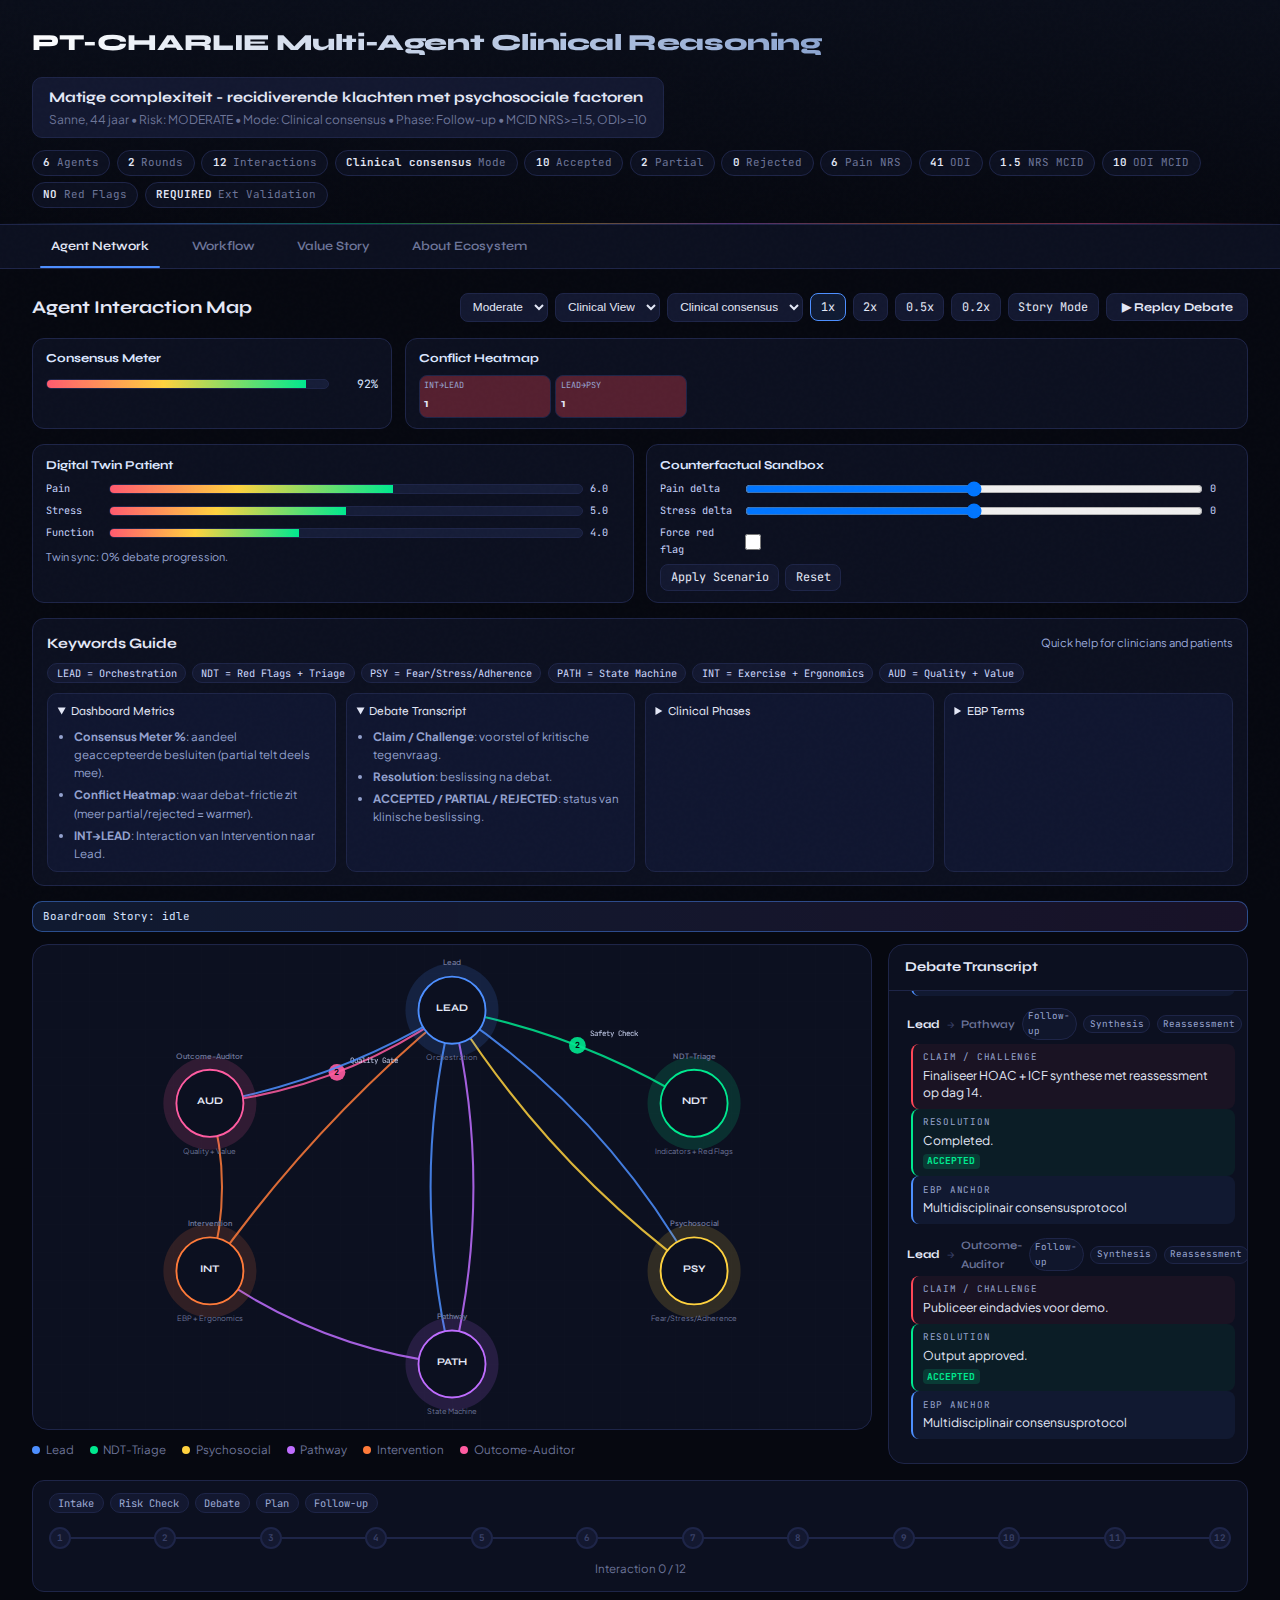
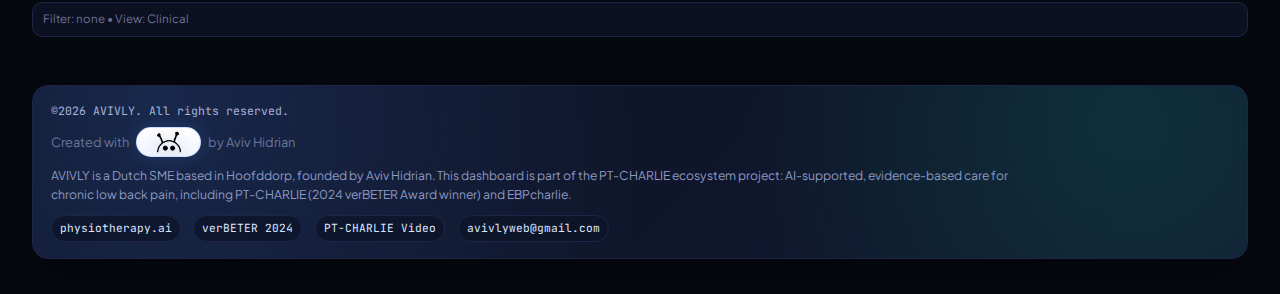
<file: index.html>
<!doctype html>
<html lang="en">
<head>
  <meta charset="UTF-8" />
  <meta name="viewport" content="width=device-width, initial-scale=1.0" />
  <title>PT-CHARLIE Multi-Agent Dashboard</title>
  <link href="https://fonts.googleapis.com/css2?family=Syne:wght@400;500;600;700;800&family=Plus+Jakarta+Sans:ital,wght@0,300;0,400;0,500;0,600;0,700;1,400&family=JetBrains+Mono:wght@400;500;600&display=swap" rel="stylesheet">
  <link rel="stylesheet" href="./styles.css" />
</head>
<body>
  <div class="header">
    <div class="header-top">
      <div>
        <h1>PT-CHARLIE Multi-Agent Clinical Reasoning</h1>
      </div>
      <div class="patient-badge">
        <div>
          <div class="name" id="caseTitle">Case: Moderate Risk</div>
          <div class="detail" id="caseDetail">CLBP demo trajectory</div>
        </div>
      </div>
    </div>
    <div class="stats-strip" id="statsStrip"></div>
  </div>

  <nav class="nav">
    <button class="nav-btn active" onclick="showPanel('network', event)">Agent Network</button>
    <button class="nav-btn" onclick="showPanel('workflow', event)">Workflow</button>
    <button class="nav-btn" onclick="showPanel('value', event)">Value Story</button>
    <a class="nav-btn nav-link" href="./about.html">About Ecosystem</a>
  </nav>

  <div class="content">
    <div id="network" class="panel active">
      <div class="network-header">
        <h2>Agent Interaction Map</h2>
        <div class="replay-controls">
          <select id="caseSelect" class="case-select">
            <option value="low">Low</option>
            <option value="moderate" selected>Moderate</option>
            <option value="high">High</option>
          </select>
          <select id="viewModeSelect" class="case-select">
            <option value="clinical" selected>Clinical View</option>
            <option value="patient">Patient View</option>
          </select>
          <select id="debateModeSelect" class="case-select">
            <option value="consensus" selected>Clinical consensus</option>
            <option value="devil">Devil's advocate</option>
            <option value="safety">Safety-first</option>
          </select>
          <button class="speed-btn active" data-speed="1" onclick="setSpeed(1)">1x</button>
          <button class="speed-btn" data-speed="2" onclick="setSpeed(2)">2x</button>
          <button class="speed-btn" data-speed="0.5" onclick="setSpeed(0.5)">0.5x</button>
          <button class="speed-btn" data-speed="0.2" onclick="setSpeed(0.2)">0.2x</button>
          <button class="speed-btn" id="storyBtn" onclick="startStoryMode()">Story Mode</button>
          <button class="replay-btn" id="replayBtn" onclick="replayDebate()">▶ Replay Debate</button>
        </div>
      </div>

      <div class="insights-strip">
        <div class="insight-card">
          <div class="insight-title">Consensus Meter</div>
          <div class="meter-wrap">
            <div class="meter-track">
              <div id="consensusFill" class="meter-fill"></div>
            </div>
            <div id="consensusValue" class="meter-value">0%</div>
          </div>
        </div>
        <div class="insight-card">
          <div class="insight-title">Conflict Heatmap</div>
          <div id="heatmapGrid" class="heatmap-grid"></div>
        </div>
      </div>

      <div class="future-strip">
        <div class="future-card" id="twinCard">
          <div class="insight-title">Digital Twin Patient</div>
          <div class="twin-grid">
            <div class="twin-meter"><span>Pain</span><div class="meter-track"><div id="twinPainFill" class="meter-fill"></div></div><em id="twinPainVal">0</em></div>
            <div class="twin-meter"><span>Stress</span><div class="meter-track"><div id="twinStressFill" class="meter-fill"></div></div><em id="twinStressVal">0</em></div>
            <div class="twin-meter"><span>Function</span><div class="meter-track"><div id="twinFuncFill" class="meter-fill"></div></div><em id="twinFuncVal">0</em></div>
          </div>
          <div class="twin-note" id="twinNote">Twin sync: waiting for case load.</div>
        </div>
        <div class="future-card">
          <div class="insight-title">Counterfactual Sandbox</div>
          <div class="sandbox-row">
            <label for="cfPain">Pain delta</label><input id="cfPain" type="range" min="-3" max="3" value="0"><span id="cfPainVal">0</span>
          </div>
          <div class="sandbox-row">
            <label for="cfStress">Stress delta</label><input id="cfStress" type="range" min="-3" max="3" value="0"><span id="cfStressVal">0</span>
          </div>
          <div class="sandbox-row">
            <label for="cfRedFlag">Force red flag</label><input id="cfRedFlag" type="checkbox">
          </div>
          <div class="sandbox-actions">
            <button class="speed-btn" id="cfApplyBtn">Apply Scenario</button>
            <button class="speed-btn" id="cfResetBtn">Reset</button>
          </div>
        </div>
      </div>

      <section class="guide-card">
        <div class="guide-head">
          <h3>Keywords Guide</h3>
          <span>Quick help for clinicians and patients</span>
        </div>
        <div class="guide-agent-chips">
          <button class="guide-chip" data-guide-agent="lead">LEAD = Orchestration</button>
          <button class="guide-chip" data-guide-agent="ndt">NDT = Red Flags + Triage</button>
          <button class="guide-chip" data-guide-agent="psycho">PSY = Fear/Stress/Adherence</button>
          <button class="guide-chip" data-guide-agent="pathway">PATH = State Machine</button>
          <button class="guide-chip" data-guide-agent="interv">INT = Exercise + Ergonomics</button>
          <button class="guide-chip" data-guide-agent="audit">AUD = Quality + Value</button>
        </div>
        <div class="guide-grid">
          <details open>
            <summary>Dashboard Metrics</summary>
            <ul>
              <li><strong>Consensus Meter %</strong>: aandeel geaccepteerde besluiten (partial telt deels mee).</li>
              <li><strong>Conflict Heatmap</strong>: waar debat-frictie zit (meer partial/rejected = warmer).</li>
              <li><strong>INT→LEAD</strong>: Interaction van Intervention naar Lead.</li>
            </ul>
          </details>
          <details open>
            <summary>Debate Transcript</summary>
            <ul>
              <li><strong>Claim / Challenge</strong>: voorstel of kritische tegenvraag.</li>
              <li><strong>Resolution</strong>: beslissing na debat.</li>
              <li><strong>ACCEPTED / PARTIAL / REJECTED</strong>: status van klinische beslissing.</li>
            </ul>
          </details>
          <details>
            <summary>Clinical Phases</summary>
            <ul>
              <li><strong>Intake</strong>: eerste context en probleemverkenning.</li>
              <li><strong>Risk Check</strong>: red flags + risicostratificatie.</li>
              <li><strong>Debate</strong>: hypothesen testen en plan aanscherpen.</li>
              <li><strong>Plan</strong>: gekozen zorgpad met dosering/stopcriteria.</li>
              <li><strong>Follow-up</strong>: evaluatie en bijsturing.</li>
            </ul>
          </details>
          <details>
            <summary>EBP Terms</summary>
            <ul>
              <li><strong>KNGF</strong>: Nederlandse evidence-based fysiotherapierichtlijnen.</li>
              <li><strong>Nijmeegse beslisboom</strong>: klinische beslislogica voor triage/safety.</li>
              <li><strong>HOAC-II</strong>: probleem-georiënteerd klinisch redeneermodel.</li>
              <li><strong>ICF</strong>: framework voor functioneren, participatie en context.</li>
              <li><strong>ODI / PSFS / NRS</strong>: PROM-uitkomstmaten voor beperking, functie en pijn.</li>
            </ul>
          </details>
        </div>
      </section>

      <div class="story-banner" id="storyBanner">Boardroom Story: idle</div>

      <div class="network-split">
        <div>
          <div class="network-svg-wrap">
            <svg id="networkSvg" viewBox="0 0 900 520" xmlns="http://www.w3.org/2000/svg">
              <defs>
                <marker id="arrow" markerWidth="8" markerHeight="6" refX="8" refY="3" orient="auto"><path d="M0,0 L8,3 L0,6" fill="#4d8fff" opacity="0.85"/></marker>
                <filter id="glow"><feGaussianBlur stdDeviation="6" result="b"/><feMerge><feMergeNode in="b"/><feMergeNode in="SourceGraphic"/></feMerge></filter>
              </defs>
              <pattern id="grid" width="30" height="30" patternUnits="userSpaceOnUse"><path d="M 30 0 L 0 0 0 30" fill="none" stroke="rgba(255,255,255,0.02)" stroke-width="0.5"/></pattern>
              <rect width="900" height="520" fill="url(#grid)"/>
              <g id="connections"></g>
              <g id="pulseLayer"></g>
              <g id="agentNodes"></g>
            </svg>
          </div>
          <div class="network-legend" id="legend"></div>
        </div>

        <div class="chat-panel">
          <div class="chat-header"><div class="live-dot" id="liveDot"></div> Debate Transcript</div>
          <div class="chat-body" id="chatBody">
            <div class="chat-empty"><p>💬</p><p>Press replay to watch agent interactions</p></div>
          </div>
        </div>
      </div>

      <div class="timeline-wrap">
        <div id="phaseChips" class="phase-chips"></div>
        <div class="timeline-track">
          <div class="timeline-line"></div>
          <div class="timeline-progress" id="tlProgress"></div>
          <div class="timeline-dots" id="tlDots"></div>
        </div>
        <div class="timeline-label" id="tlLabel">Waiting for replay...</div>
      </div>
      <div id="interactionInfo" class="interaction-info">Filter: none</div>
    </div>

    <div id="workflow" class="panel">
      <div class="section-title">Clinical Workflow Snapshot</div>
      <div class="card-grid" id="workflowCards"></div>
    </div>

    <div id="value" class="panel">
      <div class="section-title">PT-CHARLIE Value Narrative (NL)</div>
      <div class="value-card" id="valueStory"></div>
    </div>
  </div>

  <footer class="site-footer">
    <div class="footer-card">
      <div class="footer-topline">©2026 AVIVLY. All rights reserved.</div>
      <div class="footer-created">
        <span>Created with</span>
        <span class="footer-logo" aria-label="AVIVLY Logo">
          <img src="./assets/avivly-logo.png" alt="AVIVLY Logo" />
        </span>
        <span>by Aviv Hidrian</span>
      </div>
      <p class="footer-text">
        AVIVLY is a Dutch SME based in Hoofddorp, founded by Aviv Hidrian. This dashboard is part of the PT-CHARLIE ecosystem project: AI-supported, evidence-based care for chronic low back pain, including PT-CHARLIE (2024 verBETER Award winner) and EBPcharlie.
      </p>
      <div class="footer-links">
        <a href="https://physiotherapy.ai/" target="_blank" rel="noopener noreferrer">physiotherapy.ai</a>
        <a href="https://www.elaa.nl/actueel/9-algemeen/1712-pt-charlie-slimme-zorg-voor-chronische-lage-rugpijn" target="_blank" rel="noopener noreferrer">verBETER 2024</a>
        <a href="https://www.youtube.com/watch?v=jNSqdeI_eR4" target="_blank" rel="noopener noreferrer">PT-CHARLIE Video</a>
        <a href="mailto:avivlyweb@gmail.com">avivlyweb@gmail.com</a>
      </div>
    </div>
  </footer>

  <script src="./app.js"></script>
</body>
</html>
</file>
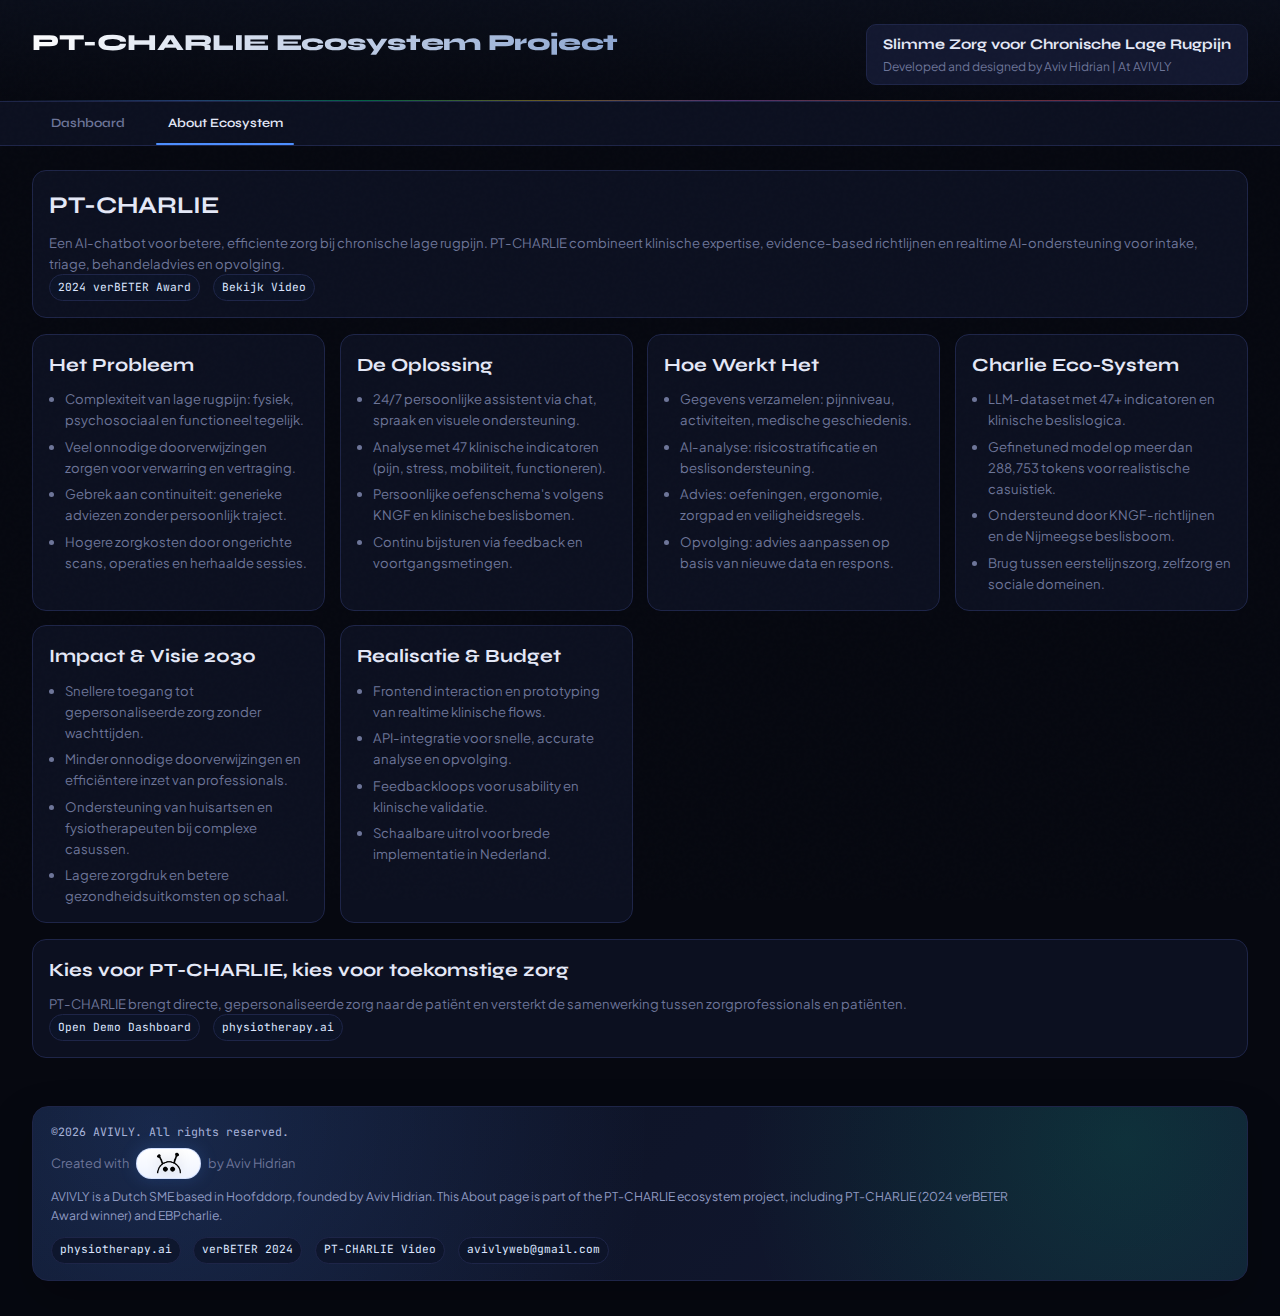
<file: about.html>
<!doctype html>
<html lang="nl">
<head>
  <meta charset="UTF-8" />
  <meta name="viewport" content="width=device-width, initial-scale=1.0" />
  <title>About PT-CHARLIE Ecosystem</title>
  <link href="https://fonts.googleapis.com/css2?family=Syne:wght@400;500;600;700;800&family=Plus+Jakarta+Sans:ital,wght@0,300;0,400;0,500;0,600;0,700;1,400&family=JetBrains+Mono:wght@400;500;600&display=swap" rel="stylesheet">
  <link rel="stylesheet" href="./styles.css" />
</head>
<body>
  <div class="header">
    <div class="header-top">
      <div>
        <h1>PT-CHARLIE Ecosystem Project</h1>
      </div>
      <div class="patient-badge">
        <div>
          <div class="name">Slimme Zorg voor Chronische Lage Rugpijn</div>
          <div class="detail">Developed and designed by Aviv Hidrian | At AVIVLY</div>
        </div>
      </div>
    </div>
  </div>

  <nav class="nav">
    <a class="nav-btn nav-link" href="./index.html">Dashboard</a>
    <a class="nav-btn nav-link active" href="./about.html">About Ecosystem</a>
  </nav>

  <main class="content about-content">
    <section class="about-hero">
      <h2>PT-CHARLIE</h2>
      <p>Een AI-chatbot voor betere, efficiente zorg bij chronische lage rugpijn. PT-CHARLIE combineert klinische expertise, evidence-based richtlijnen en realtime AI-ondersteuning voor intake, triage, behandeladvies en opvolging.</p>
      <div class="footer-links">
        <a href="https://www.elaa.nl/actueel/9-algemeen/1712-pt-charlie-slimme-zorg-voor-chronische-lage-rugpijn" target="_blank" rel="noopener noreferrer">2024 verBETER Award</a>
        <a href="https://www.youtube.com/watch?v=jNSqdeI_eR4" target="_blank" rel="noopener noreferrer">Bekijk Video</a>
      </div>
    </section>

    <section class="about-grid">
      <article class="about-card">
        <h3>Het Probleem</h3>
        <ul class="about-list">
          <li>Complexiteit van lage rugpijn: fysiek, psychosociaal en functioneel tegelijk.</li>
          <li>Veel onnodige doorverwijzingen zorgen voor verwarring en vertraging.</li>
          <li>Gebrek aan continuiteit: generieke adviezen zonder persoonlijk traject.</li>
          <li>Hogere zorgkosten door ongerichte scans, operaties en herhaalde sessies.</li>
        </ul>
      </article>

      <article class="about-card">
        <h3>De Oplossing</h3>
        <ul class="about-list">
          <li>24/7 persoonlijke assistent via chat, spraak en visuele ondersteuning.</li>
          <li>Analyse met 47 klinische indicatoren (pijn, stress, mobiliteit, functioneren).</li>
          <li>Persoonlijke oefenschema's volgens KNGF en klinische beslisbomen.</li>
          <li>Continu bijsturen via feedback en voortgangsmetingen.</li>
        </ul>
      </article>

      <article class="about-card">
        <h3>Hoe Werkt Het</h3>
        <ul class="about-list">
          <li>Gegevens verzamelen: pijnniveau, activiteiten, medische geschiedenis.</li>
          <li>AI-analyse: risicostratificatie en beslisondersteuning.</li>
          <li>Advies: oefeningen, ergonomie, zorgpad en veiligheidsregels.</li>
          <li>Opvolging: advies aanpassen op basis van nieuwe data en respons.</li>
        </ul>
      </article>

      <article class="about-card">
        <h3>Charlie Eco-System</h3>
        <ul class="about-list">
          <li>LLM-dataset met 47+ indicatoren en klinische beslislogica.</li>
          <li>Gefinetuned model op meer dan 288,753 tokens voor realistische casuistiek.</li>
          <li>Ondersteund door KNGF-richtlijnen en de Nijmeegse beslisboom.</li>
          <li>Brug tussen eerstelijnszorg, zelfzorg en sociale domeinen.</li>
        </ul>
      </article>

      <article class="about-card">
        <h3>Impact & Visie 2030</h3>
        <ul class="about-list">
          <li>Snellere toegang tot gepersonaliseerde zorg zonder wachttijden.</li>
          <li>Minder onnodige doorverwijzingen en efficiëntere inzet van professionals.</li>
          <li>Ondersteuning van huisartsen en fysiotherapeuten bij complexe casussen.</li>
          <li>Lagere zorgdruk en betere gezondheidsuitkomsten op schaal.</li>
        </ul>
      </article>

      <article class="about-card">
        <h3>Realisatie & Budget</h3>
        <ul class="about-list">
          <li>Frontend interaction en prototyping van realtime klinische flows.</li>
          <li>API-integratie voor snelle, accurate analyse en opvolging.</li>
          <li>Feedbackloops voor usability en klinische validatie.</li>
          <li>Schaalbare uitrol voor brede implementatie in Nederland.</li>
        </ul>
      </article>
    </section>

    <section class="about-cta">
      <h3>Kies voor PT-CHARLIE, kies voor toekomstige zorg</h3>
      <p>PT-CHARLIE brengt directe, gepersonaliseerde zorg naar de patiënt en versterkt de samenwerking tussen zorgprofessionals en patiënten.</p>
      <div class="footer-links">
        <a href="./index.html">Open Demo Dashboard</a>
        <a href="https://physiotherapy.ai/" target="_blank" rel="noopener noreferrer">physiotherapy.ai</a>
      </div>
    </section>
  </main>

  <footer class="site-footer">
    <div class="footer-card">
      <div class="footer-topline">©2026 AVIVLY. All rights reserved.</div>
      <div class="footer-created">
        <span>Created with</span>
        <span class="footer-logo" aria-label="AVIVLY Logo">
          <img src="./assets/avivly-logo.png" alt="AVIVLY Logo" />
        </span>
        <span>by Aviv Hidrian</span>
      </div>
      <p class="footer-text">
        AVIVLY is a Dutch SME based in Hoofddorp, founded by Aviv Hidrian. This About page is part of the PT-CHARLIE ecosystem project, including PT-CHARLIE (2024 verBETER Award winner) and EBPcharlie.
      </p>
      <div class="footer-links">
        <a href="https://physiotherapy.ai/" target="_blank" rel="noopener noreferrer">physiotherapy.ai</a>
        <a href="https://www.elaa.nl/actueel/9-algemeen/1712-pt-charlie-slimme-zorg-voor-chronische-lage-rugpijn" target="_blank" rel="noopener noreferrer">verBETER 2024</a>
        <a href="https://www.youtube.com/watch?v=jNSqdeI_eR4" target="_blank" rel="noopener noreferrer">PT-CHARLIE Video</a>
        <a href="mailto:avivlyweb@gmail.com">avivlyweb@gmail.com</a>
      </div>
    </div>
  </footer>
</body>
</html>
</file>
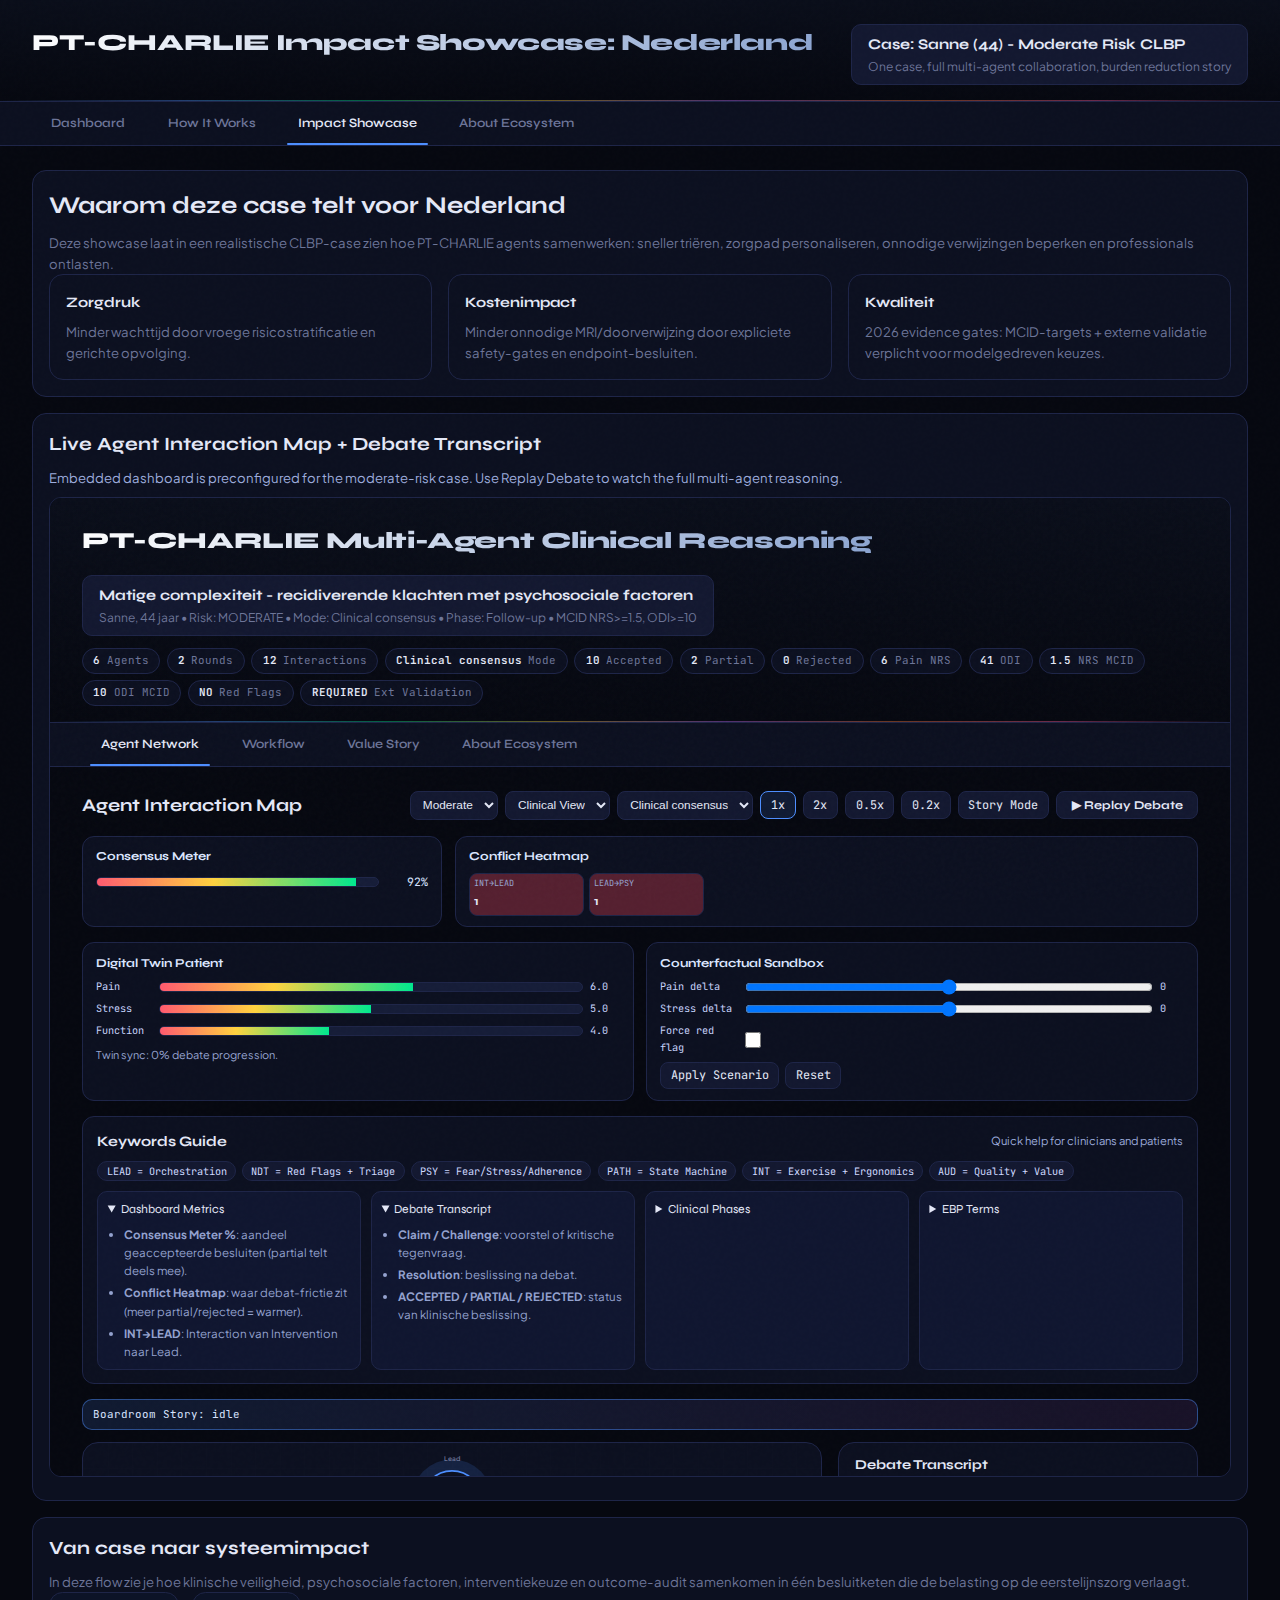
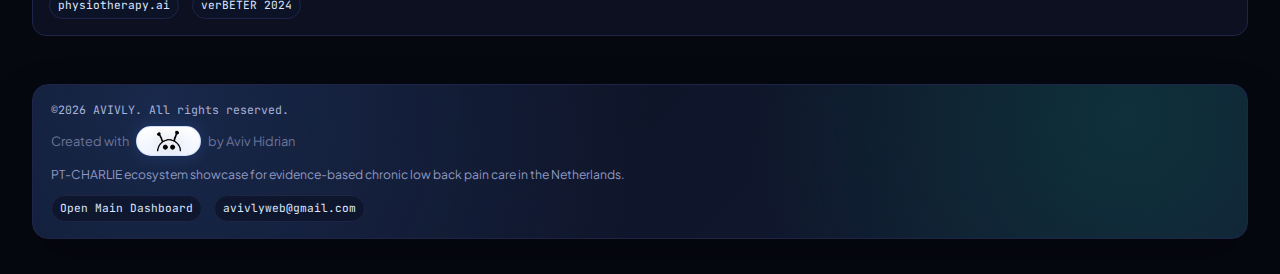
<file: showcase_netherlands_impact.html>
<!doctype html>
<html lang="nl">
<head>
  <meta charset="UTF-8" />
  <meta name="viewport" content="width=device-width, initial-scale=1.0" />
  <title>PT-CHARLIE Impact Showcase NL</title>
  <link href="https://fonts.googleapis.com/css2?family=Syne:wght@400;500;600;700;800&family=Plus+Jakarta+Sans:ital,wght@0,300;0,400;0,500;0,600;0,700;1,400&family=JetBrains+Mono:wght@400;500;600&display=swap" rel="stylesheet">
  <link rel="stylesheet" href="./styles.css" />
</head>
<body>
  <div class="header">
    <div class="header-top">
      <div>
        <h1>PT-CHARLIE Impact Showcase: Nederland</h1>
      </div>
      <div class="patient-badge">
        <div>
          <div class="name">Case: Sanne (44) - Moderate Risk CLBP</div>
          <div class="detail">One case, full multi-agent collaboration, burden reduction story</div>
        </div>
      </div>
    </div>
  </div>

  <nav class="nav">
    <a class="nav-btn nav-link" href="./index.html">Dashboard</a>
    <a class="nav-btn nav-link" href="./index.html#how">How It Works</a>
    <a class="nav-btn nav-link active" href="./showcase_netherlands_impact.html">Impact Showcase</a>
    <a class="nav-btn nav-link" href="./about.html">About Ecosystem</a>
  </nav>

  <main class="content about-content">
    <section class="about-hero">
      <h2>Waarom deze case telt voor Nederland</h2>
      <p>
        Deze showcase laat in een realistische CLBP-case zien hoe PT-CHARLIE agents samenwerken:
        sneller triëren, zorgpad personaliseren, onnodige verwijzingen beperken en professionals ontlasten.
      </p>
      <div class="card-grid">
        <div class="mini-card">
          <h3>Zorgdruk</h3>
          <p>Minder wachttijd door vroege risicostratificatie en gerichte opvolging.</p>
        </div>
        <div class="mini-card">
          <h3>Kostenimpact</h3>
          <p>Minder onnodige MRI/doorverwijzing door expliciete safety-gates en endpoint-besluiten.</p>
        </div>
        <div class="mini-card">
          <h3>Kwaliteit</h3>
          <p>2026 evidence gates: MCID-targets + externe validatie verplicht voor modelgedreven keuzes.</p>
        </div>
      </div>
    </section>

    <section class="about-card">
      <h3>Live Agent Interaction Map + Debate Transcript</h3>
      <p style="margin-bottom:.6rem;color:#9eadde;">
        Embedded dashboard is preconfigured for the moderate-risk case. Use Replay Debate to watch the full multi-agent reasoning.
      </p>
      <iframe id="showcaseFrame" src="./index.html" title="PT-CHARLIE Live Showcase" style="width:100%;height:980px;border:1px solid var(--border);border-radius:12px;background:#080c18;"></iframe>
    </section>

    <section class="about-cta">
      <h3>Van case naar systeemimpact</h3>
      <p>
        In deze flow zie je hoe klinische veiligheid, psychosociale factoren, interventiekeuze en outcome-audit samenkomen in één besluitketen
        die de belasting op de eerstelijnszorg verlaagt.
      </p>
      <div class="footer-links">
        <a href="https://physiotherapy.ai/" target="_blank" rel="noopener noreferrer">physiotherapy.ai</a>
        <a href="https://www.elaa.nl/actueel/9-algemeen/1712-pt-charlie-slimme-zorg-voor-chronische-lage-rugpijn" target="_blank" rel="noopener noreferrer">verBETER 2024</a>
      </div>
    </section>
  </main>

  <footer class="site-footer">
    <div class="footer-card">
      <div class="footer-topline">©2026 AVIVLY. All rights reserved.</div>
      <div class="footer-created">
        <span>Created with</span>
        <span class="footer-logo" aria-label="AVIVLY Logo">
          <img src="./assets/avivly-logo.png" alt="AVIVLY Logo" />
        </span>
        <span>by Aviv Hidrian</span>
      </div>
      <p class="footer-text">
        PT-CHARLIE ecosystem showcase for evidence-based chronic low back pain care in the Netherlands.
      </p>
      <div class="footer-links">
        <a href="./index.html">Open Main Dashboard</a>
        <a href="mailto:avivlyweb@gmail.com">avivlyweb@gmail.com</a>
      </div>
    </div>
  </footer>

  <script>
    window.addEventListener("load", () => {
      const frame = document.getElementById("showcaseFrame");
      if (!frame) return;
      frame.addEventListener("load", () => {
        try {
          const w = frame.contentWindow;
          const d = frame.contentDocument;
          if (!w || !d) return;
          const caseSel = d.getElementById("caseSelect");
          const modeSel = d.getElementById("debateModeSelect");
          const viewSel = d.getElementById("viewModeSelect");
          if (caseSel) { caseSel.value = "moderate"; caseSel.dispatchEvent(new Event("change")); }
          if (modeSel) { modeSel.value = "consensus"; modeSel.dispatchEvent(new Event("change")); }
          if (viewSel) { viewSel.value = "clinical"; viewSel.dispatchEvent(new Event("change")); }
          setTimeout(() => { if (typeof w.replayDebate === "function") w.replayDebate(); }, 700);
        } catch (e) {
          console.error("Showcase frame setup failed", e);
        }
      });
    });
  </script>
</body>
</html>
</file>
<file: styles.css>
:root {
  --bg: #060810;
  --surface: #0c1020;
  --surface2: #131830;
  --border: #1e2548;
  --text: #e4e8f7;
  --text-dim: #6d7599;
  --text-muted: #3a4168;
  --hoac: #4d8fff;
  --icf: #00e88f;
  --neuro: #ffd23f;
  --clini: #bf6dff;
  --interv: #ff7b3a;
  --audit: #ff5ca1;
  --accept: #00e88f;
  --reject: #ff4757;
  --partial: #ffd23f;
}

* { margin: 0; padding: 0; box-sizing: border-box; }
body {
  background: var(--bg);
  color: var(--text);
  font-family: 'Plus Jakarta Sans', sans-serif;
  line-height: 1.6;
  overflow-x: hidden;
}
body::before {
  content: '';
  position: fixed;
  inset: 0;
  background: url("data:image/svg+xml,%3Csvg viewBox='0 0 256 256' xmlns='http://www.w3.org/2000/svg'%3E%3Cfilter id='n'%3E%3CfeTurbulence type='fractalNoise' baseFrequency='0.9' numOctaves='4' stitchTiles='stitch'/%3E%3C/filter%3E%3Crect width='100%25' height='100%25' filter='url(%23n)' opacity='0.03'/%3E%3C/svg%3E");
  pointer-events: none;
  z-index: 9999;
  opacity: 0.4;
}

.header {
  background: linear-gradient(180deg, #0a0e1a 0%, var(--bg) 100%);
  padding: 1.5rem 2rem 1rem;
  border-bottom: 1px solid var(--border);
  position: relative;
}
.header::after {
  content: '';
  position: absolute;
  bottom: 0;
  left: 0;
  right: 0;
  height: 1px;
  background: linear-gradient(90deg, transparent, var(--hoac), var(--icf), var(--neuro), var(--clini), var(--interv), var(--audit), transparent);
  opacity: 0.4;
}
.header-top { display: flex; justify-content: space-between; align-items: flex-start; flex-wrap: wrap; gap: 1rem; }
.header h1 {
  font-family: 'Syne', sans-serif;
  font-size: 1.45rem;
  font-weight: 800;
  letter-spacing: -0.4px;
  background: linear-gradient(135deg, #fff 0%, #8ba4d0 100%);
  -webkit-background-clip: text;
  -webkit-text-fill-color: transparent;
}
.patient-badge {
  display: flex;
  align-items: center;
  gap: 0.75rem;
  background: var(--surface2);
  border: 1px solid var(--border);
  border-radius: 10px;
  padding: 0.5rem 1rem;
}
.patient-badge .name { font-family: 'Syne', sans-serif; font-weight: 700; font-size: 0.92rem; }
.patient-badge .detail { font-size: 0.75rem; color: var(--text-dim); }

.stats-strip { display: flex; gap: 0.4rem; margin-top: 0.75rem; flex-wrap: wrap; }
.stat-chip {
  background: var(--surface);
  border: 1px solid var(--border);
  border-radius: 20px;
  padding: 0.2rem 0.65rem;
  font-size: 0.68rem;
  font-family: 'JetBrains Mono', monospace;
  color: var(--text-dim);
  display: flex;
  align-items: center;
  gap: 0.4rem;
}
.stat-chip .val { color: var(--text); font-weight: 600; }

.nav {
  display: flex;
  gap: 0.25rem;
  padding: 0 2rem;
  background: var(--surface);
  border-bottom: 1px solid var(--border);
}
.nav-btn {
  padding: 0.7rem 1.2rem;
  font-family: 'Syne', sans-serif;
  font-size: 0.8rem;
  font-weight: 600;
  color: var(--text-dim);
  background: none;
  border: none;
  cursor: pointer;
  position: relative;
  transition: color 0.3s;
}
.nav-link {
  display: inline-block;
  text-decoration: none;
}
.nav-btn.active { color: var(--text); }
.nav-btn.active::after {
  content: '';
  position: absolute;
  bottom: 0;
  left: 0.5rem;
  right: 0.5rem;
  height: 2px;
  background: var(--hoac);
  border-radius: 1px;
}

.content { max-width: 1440px; margin: 0 auto; padding: 1.5rem 2rem; }
.panel { display: none; }
.panel.active { display: block; }

.network-header { display: flex; justify-content: space-between; align-items: center; margin-bottom: 1rem; gap: 1rem; }
.network-header h2, .section-title { font-family: 'Syne', sans-serif; font-size: 1.12rem; font-weight: 700; }

.replay-controls { display: flex; gap: 0.45rem; align-items: center; flex-wrap: wrap; }
.case-select, .speed-btn, .replay-btn {
  background: var(--surface2);
  border: 1px solid var(--border);
  color: var(--text);
  border-radius: 8px;
  font-size: 0.74rem;
}
.case-select { padding: 0.35rem 0.5rem; }
.speed-btn { padding: 0.3rem 0.6rem; font-family: 'JetBrains Mono', monospace; cursor: pointer; }
.speed-btn.active { border-color: var(--hoac); background: rgba(77,143,255,0.15); }
.replay-btn { padding: 0.38rem 0.9rem; font-family: 'Syne', sans-serif; font-weight: 700; cursor: pointer; }
.replay-btn.playing { background: var(--reject); border-color: var(--reject); }

.insights-strip {
  display: grid;
  grid-template-columns: minmax(260px, 360px) 1fr;
  gap: 0.8rem;
  margin-bottom: 0.9rem;
}
.insight-card {
  background: var(--surface);
  border: 1px solid var(--border);
  border-radius: 12px;
  padding: 0.65rem 0.8rem;
}
.future-strip {
  display: grid;
  grid-template-columns: 1fr 1fr;
  gap: 0.8rem;
  margin-bottom: 0.9rem;
}
.future-card {
  background: var(--surface);
  border: 1px solid var(--border);
  border-radius: 12px;
  padding: 0.7rem 0.8rem;
}
.twin-grid {
  display: grid;
  gap: 0.35rem;
}
.twin-meter {
  display: grid;
  grid-template-columns: 56px 1fr 30px;
  gap: 0.45rem;
  align-items: center;
}
.twin-meter span, .twin-meter em {
  font-family: 'JetBrains Mono', monospace;
  font-style: normal;
  font-size: 0.64rem;
  color: #c7d3fb;
}
.twin-note {
  margin-top: 0.42rem;
  font-size: 0.68rem;
  color: #98a6d3;
}
.sandbox-row {
  display: grid;
  grid-template-columns: 78px 1fr 24px;
  align-items: center;
  gap: 0.45rem;
  margin-bottom: 0.35rem;
}
.sandbox-row label, .sandbox-row span {
  font-size: 0.64rem;
  font-family: 'JetBrains Mono', monospace;
  color: #c7d3fb;
}
.sandbox-row input[type="range"] {
  width: 100%;
}
.sandbox-row input[type="checkbox"] {
  width: 16px;
  height: 16px;
}
.sandbox-actions {
  margin-top: 0.35rem;
  display: flex;
  gap: 0.35rem;
}
.story-banner {
  margin-bottom: 0.75rem;
  border: 1px solid rgba(77, 143, 255, 0.45);
  background: linear-gradient(90deg, rgba(77, 143, 255, 0.14), rgba(191, 109, 255, 0.1));
  border-radius: 10px;
  padding: 0.35rem 0.6rem;
  font-family: 'JetBrains Mono', monospace;
  font-size: 0.68rem;
  color: #d8e3ff;
}
.guide-card {
  background: var(--surface);
  border: 1px solid var(--border);
  border-radius: 12px;
  padding: 0.8rem 0.9rem;
  margin-bottom: 0.95rem;
}
.guide-head {
  display: flex;
  justify-content: space-between;
  align-items: center;
  gap: 0.6rem;
  margin-bottom: 0.55rem;
}
.guide-head h3 {
  font-family: 'Syne', sans-serif;
  font-size: 0.9rem;
}
.guide-head span {
  font-size: 0.7rem;
  color: #9eadde;
}
.guide-agent-chips {
  display: flex;
  flex-wrap: wrap;
  gap: 0.38rem;
  margin-bottom: 0.6rem;
}
.guide-chip {
  border: 1px solid var(--border);
  background: var(--surface2);
  color: #ced9ff;
  border-radius: 999px;
  padding: 0.16rem 0.52rem;
  font-size: 0.64rem;
  font-family: 'JetBrains Mono', monospace;
  cursor: pointer;
}
.guide-chip:hover {
  border-color: var(--hoac);
}
.guide-grid {
  display: grid;
  grid-template-columns: repeat(auto-fit, minmax(250px, 1fr));
  gap: 0.65rem;
}
.guide-grid details {
  background: #101630;
  border: 1px solid var(--border);
  border-radius: 10px;
  padding: 0.48rem 0.58rem;
}
.guide-grid summary {
  font-family: 'Syne', sans-serif;
  font-size: 0.76rem;
  cursor: pointer;
}
.guide-grid ul {
  margin-left: 1rem;
  margin-top: 0.4rem;
  display: grid;
  gap: 0.22rem;
}
.guide-grid li {
  color: #94a2cf;
  font-size: 0.72rem;
}
.insight-title {
  font-family: 'Syne', sans-serif;
  font-size: 0.76rem;
  font-weight: 700;
  color: #dce6ff;
  margin-bottom: 0.38rem;
}
.meter-wrap {
  display: flex;
  align-items: center;
  gap: 0.45rem;
}
.meter-track {
  height: 10px;
  border-radius: 999px;
  background: #161d38;
  border: 1px solid var(--border);
  flex: 1;
  overflow: hidden;
}
.meter-fill {
  height: 100%;
  width: 0%;
  background: linear-gradient(90deg, #ff5a6f 0%, #ffd23f 45%, #00e88f 100%);
  transition: width 0.35s ease;
}
.meter-value {
  font-family: 'JetBrains Mono', monospace;
  font-size: 0.72rem;
  color: #d8e3ff;
  min-width: 42px;
  text-align: right;
}
.heatmap-grid {
  display: grid;
  grid-template-columns: repeat(6, minmax(38px, 1fr));
  gap: 0.3rem;
}
.heat-cell {
  border: 1px solid var(--border);
  border-radius: 8px;
  padding: 0.22rem 0.3rem;
  background: #111833;
  display: flex;
  flex-direction: column;
  gap: 0.05rem;
}
.heat-pair {
  font-family: 'JetBrains Mono', monospace;
  font-size: 0.53rem;
  color: #98a5d1;
}
.heat-count {
  font-family: 'Syne', sans-serif;
  font-size: 0.77rem;
  font-weight: 700;
}

.network-split { display: grid; grid-template-columns: 1fr 360px; gap: 1rem; margin-bottom: 1rem; }
.network-svg-wrap { background: var(--surface); border: 1px solid var(--border); border-radius: 16px; overflow: hidden; }
.network-svg-wrap svg { width: 100%; height: auto; display: block; }

.network-legend { display: flex; gap: 1rem; margin-top: 0.7rem; flex-wrap: wrap; }
.legend-item { display: flex; align-items: center; gap: 0.35rem; font-size: 0.72rem; color: var(--text-dim); }
.legend-dot { width: 8px; height: 8px; border-radius: 50%; }

.agent-node { cursor: pointer; }
.agent-glow { animation: pulse 3s ease-in-out infinite; }
@keyframes pulse { 0%,100% { opacity: 0.14; } 50% { opacity: 0.3; } }
.agent-node.speaking .agent-glow { animation: speakPulse 0.6s ease-in-out infinite; opacity: 0.55; }
@keyframes speakPulse { 0%,100% { opacity: 0.3; } 50% { opacity: 0.65; } }
.node-label { font-family: 'Syne', sans-serif; font-weight: 700; font-size: 11px; fill: var(--text); text-anchor: middle; }
.node-role { font-family: 'Plus Jakarta Sans', sans-serif; font-size: 8px; fill: var(--text-dim); text-anchor: middle; }
.conn-path { fill: none; stroke-width: 2.2; opacity: 0.2; marker-end: url(#arrow); }
.conn-path.active { opacity: 0.9; stroke-width: 3; stroke-dasharray: 8 4; animation: flow 1.4s linear infinite; }
.conn-path.clickable { cursor: pointer; }
@keyframes flow { to { stroke-dashoffset: -24; } }
.conn-count-bg { opacity: 0.9; }
.conn-count {
  font-family: 'JetBrains Mono', monospace;
  font-size: 9px;
  font-weight: 700;
  fill: #05070e;
  text-anchor: middle;
  dominant-baseline: middle;
  pointer-events: none;
}

.chat-panel { background: var(--surface); border: 1px solid var(--border); border-radius: 16px; display: flex; flex-direction: column; max-height: 520px; overflow: hidden; }
.chat-header { padding: 0.75rem 1rem; border-bottom: 1px solid var(--border); font-family: 'Syne', sans-serif; font-weight: 700; font-size: 0.84rem; display: flex; align-items: center; gap: 0.5rem; }
.chat-tabs {
  display: flex;
  gap: 0.3rem;
  padding: 0.45rem 0.55rem 0.35rem;
  border-bottom: 1px solid var(--border);
  background: #0f1530;
}
.chat-tab-btn {
  border: 1px solid var(--border);
  background: var(--surface2);
  color: #a8b5de;
  border-radius: 8px;
  padding: 0.2rem 0.45rem;
  font-family: 'JetBrains Mono', monospace;
  font-size: 0.62rem;
  cursor: pointer;
}
.chat-tab-btn.active {
  border-color: var(--hoac);
  color: #dce6ff;
  background: rgba(77,143,255,0.16);
}
.chat-tab-content { display: none; flex: 1; min-height: 0; }
.chat-tab-content.active { display: flex; }
.live-dot { width: 8px; height: 8px; border-radius: 50%; background: var(--reject); animation: blink 1.5s ease-in-out infinite; display: none; }
.live-dot.on { display: block; }
@keyframes blink { 0%,100% { opacity: 1; } 50% { opacity: 0.25; } }
.chat-body { flex: 1; overflow-y: auto; padding: 0.75rem; }
.chat-empty { text-align: center; padding: 3rem 1rem; color: var(--text-muted); font-size: 0.8rem; }
.chat-msg { margin-bottom: 0.75rem; animation: slideIn 0.35s ease-out; }
@keyframes slideIn { from { opacity: 0; transform: translateY(8px); } to { opacity: 1; transform: translateY(0); } }
.chat-msg.active { outline: 1px solid rgba(77, 143, 255, 0.55); border-radius: 10px; }
.chat-msg-header { display: flex; align-items: center; gap: 0.4rem; margin-bottom: 0.2rem; }
.chat-dot { width: 6px; height: 6px; border-radius: 50%; }
.chat-agent { font-family: 'Syne', sans-serif; font-size: 0.72rem; font-weight: 700; }
.chat-arrow { font-size: 0.66rem; color: var(--text-muted); }
.chat-target { font-family: 'Syne', sans-serif; font-size: 0.72rem; font-weight: 600; color: var(--text-dim); }
.chat-num { margin-left: auto; font-family: 'JetBrains Mono', monospace; font-size: 0.6rem; color: var(--text-muted); }
.chat-tag {
  border-radius: 999px;
  border: 1px solid var(--border);
  background: rgba(18, 24, 48, 0.8);
  padding: 0.03rem 0.35rem;
  font-size: 0.58rem;
  color: #98a5d1;
  font-family: 'JetBrains Mono', monospace;
}
.chat-bubble { padding: 0.45rem 0.65rem; border-radius: 8px; font-size: 0.76rem; line-height: 1.45; margin-left: 0.6rem; }
.chat-bubble.challenge { background: rgba(255,75,87,0.06); border-left: 2px solid var(--reject); }
.chat-bubble.response { background: rgba(0,232,143,0.06); border-left: 2px solid var(--accept); }
.chat-title {
  display: block;
  font-size: 0.58rem;
  color: #96a3cd;
  text-transform: uppercase;
  letter-spacing: 0.08em;
  margin-bottom: 0.15rem;
  font-family: 'JetBrains Mono', monospace;
}
.chat-bubble.ebp { background: rgba(77,143,255,0.08); border-left: 2px solid var(--hoac); }
.chat-status { display: inline-block; margin-top: 0.25rem; font-family: 'JetBrains Mono', monospace; font-size: 0.6rem; font-weight: 700; border-radius: 4px; padding: 0.05rem 0.28rem; }
.chat-status.accepted { background: rgba(0,232,143,0.15); color: var(--accept); }
.chat-status.partial { background: rgba(255,210,63,0.15); color: var(--partial); }
.chat-status.rejected { background: rgba(255,71,87,0.15); color: var(--reject); }
.plan-grid {
  display: grid;
  gap: 0.55rem;
}
.plan-card {
  border: 1px solid var(--border);
  background: #101734;
  border-radius: 10px;
  padding: 0.5rem 0.6rem;
}
.plan-card h4 {
  font-family: 'Syne', sans-serif;
  font-size: 0.74rem;
  margin-bottom: 0.28rem;
}
.plan-card p, .plan-card li {
  font-size: 0.72rem;
  color: #9fadd8;
}
.plan-card ul {
  margin-left: 1rem;
  display: grid;
  gap: 0.18rem;
}
.evidence-table {
  width: 100%;
  border-collapse: collapse;
  font-size: 0.68rem;
}
.evidence-table th, .evidence-table td {
  border: 1px solid var(--border);
  padding: 0.26rem 0.32rem;
  text-align: left;
  vertical-align: top;
}
.evidence-table th {
  color: #dbe5ff;
  background: #121a3a;
  font-family: 'JetBrains Mono', monospace;
  font-size: 0.62rem;
}
.evidence-table td {
  color: #9eadde;
}
.pill-ok, .pill-warn {
  display: inline-block;
  border-radius: 999px;
  padding: 0.04rem 0.36rem;
  font-size: 0.58rem;
  font-family: 'JetBrains Mono', monospace;
}
.pill-ok { background: rgba(0,232,143,0.15); color: var(--accept); }
.pill-warn { background: rgba(255,210,63,0.16); color: var(--partial); }

.timeline-wrap { background: var(--surface); border: 1px solid var(--border); border-radius: 12px; padding: 0.75rem 1rem; }
.phase-chips { display: flex; gap: 0.4rem; flex-wrap: wrap; margin-bottom: 0.55rem; }
.phase-chip {
  border: 1px solid var(--border);
  background: var(--surface2);
  color: #9eabd6;
  border-radius: 999px;
  padding: 0.14rem 0.52rem;
  font-size: 0.65rem;
  font-family: 'JetBrains Mono', monospace;
  cursor: pointer;
}
.phase-chip.active { border-color: var(--hoac); color: #dce6ff; background: rgba(77,143,255,0.15); }
.timeline-track { position: relative; height: 32px; display: flex; align-items: center; margin-bottom: 0.4rem; }
.timeline-line { position: absolute; left: 0; right: 0; top: 50%; height: 2px; background: var(--border); transform: translateY(-50%); }
.timeline-progress { position: absolute; left: 0; top: 50%; height: 2px; background: var(--hoac); transform: translateY(-50%); width: 0; transition: width 0.45s ease; }
.timeline-dots { position: relative; display: flex; justify-content: space-between; width: 100%; z-index: 2; }
.tl-dot { width: 22px; height: 22px; border-radius: 50%; background: var(--surface2); border: 2px solid var(--border); display: flex; align-items: center; justify-content: center; font-family: 'JetBrains Mono', monospace; font-size: 0.58rem; font-weight: 700; color: var(--text-muted); }
.tl-dot.visited { border-color: var(--hoac); color: var(--hoac); }
.tl-dot.current { border-color: var(--hoac); background: var(--hoac); color: #fff; transform: scale(1.15); }
.timeline-label { font-size: 0.72rem; color: var(--text-dim); text-align: center; }
.interaction-info {
  margin-top: 0.65rem;
  background: var(--surface);
  border: 1px solid var(--border);
  border-radius: 10px;
  padding: 0.45rem 0.65rem;
  font-size: 0.72rem;
  color: var(--text-dim);
}
.interaction-info button {
  margin-left: 0.45rem;
  background: var(--surface2);
  color: var(--text);
  border: 1px solid var(--border);
  border-radius: 6px;
  padding: 0.12rem 0.42rem;
  font-size: 0.66rem;
  cursor: pointer;
}
.conn-label {
  font-size: 8px;
  fill: #d7e0ff;
  font-family: 'JetBrains Mono', monospace;
  opacity: 0.88;
}

.card-grid { display: grid; grid-template-columns: repeat(auto-fit,minmax(280px,1fr)); gap: 1rem; }
.mini-card, .value-card { background: var(--surface); border: 1px solid var(--border); border-radius: 14px; padding: 1rem; }
.mini-card h3 { font-family: 'Syne', sans-serif; font-size: 0.9rem; margin-bottom: 0.4rem; }
.mini-card p, .value-card p, .value-card li { font-size: 0.8rem; color: var(--text-dim); }
.value-card ul { margin-left: 1.2rem; margin-top: 0.5rem; }

.about-content {
  display: grid;
  gap: 1rem;
}
.about-hero, .about-card, .about-cta {
  background: var(--surface);
  border: 1px solid var(--border);
  border-radius: 14px;
  padding: 1rem;
}
.lang-toggle {
  display: inline-flex;
  gap: 0.35rem;
  margin-bottom: 0.6rem;
}
.lang-btn {
  background: var(--surface2);
  border: 1px solid var(--border);
  color: var(--text-dim);
  border-radius: 999px;
  padding: 0.15rem 0.55rem;
  font-family: 'JetBrains Mono', monospace;
  font-size: 0.68rem;
  cursor: pointer;
}
.lang-btn.active {
  color: #dbe6ff;
  border-color: var(--hoac);
  background: rgba(77, 143, 255, 0.16);
}
.about-hero h2, .about-card h3, .about-cta h3 {
  font-family: 'Syne', sans-serif;
  margin-bottom: 0.45rem;
}
.about-hero p, .about-card p, .about-card li, .about-cta p {
  color: var(--text-dim);
  font-size: 0.82rem;
}
.about-grid {
  display: grid;
  grid-template-columns: repeat(auto-fit,minmax(260px,1fr));
  gap: 0.9rem;
}
.about-list {
  margin-left: 1rem;
  display: grid;
  gap: 0.35rem;
}

.site-footer {
  max-width: 1440px;
  margin: 1.5rem auto 2.2rem;
  padding: 0 2rem;
}
.footer-card {
  background:
    radial-gradient(circle at 10% 10%, rgba(77, 143, 255, 0.18), transparent 45%),
    radial-gradient(circle at 90% 20%, rgba(0, 232, 143, 0.12), transparent 35%),
    linear-gradient(135deg, #0c1122 0%, #121932 100%);
  border: 1px solid var(--border);
  border-radius: 16px;
  padding: 1rem 1.1rem;
  box-shadow: 0 20px 45px rgba(0, 0, 0, 0.25);
}
.footer-topline {
  font-family: 'JetBrains Mono', monospace;
  font-size: 0.72rem;
  color: #a7b3da;
  margin-bottom: 0.4rem;
}
.footer-created {
  display: flex;
  align-items: center;
  gap: 0.45rem;
  flex-wrap: wrap;
  margin-bottom: 0.55rem;
  color: var(--text-dim);
  font-size: 0.8rem;
}
.footer-logo {
  display: inline-flex;
  align-items: center;
  justify-content: center;
  background: linear-gradient(180deg, #ffffff 0%, #eef3ff 100%);
  border: 1px solid rgba(183, 204, 255, 0.55);
  box-shadow: 0 0 18px rgba(77, 143, 255, 0.2);
  padding: 0.2rem 0.6rem;
  border-radius: 999px;
}
.footer-logo img {
  display: block;
  height: 22px;
  width: auto;
  object-fit: contain;
  filter: drop-shadow(0 1px 6px rgba(12, 16, 32, 0.2));
}
.footer-text {
  color: #8f9ac2;
  font-size: 0.76rem;
  line-height: 1.55;
  margin-bottom: 0.72rem;
  max-width: 980px;
}
.footer-links {
  display: flex;
  align-items: center;
  gap: 0.8rem;
  flex-wrap: wrap;
}
.footer-links a {
  text-decoration: none;
  color: #dce6ff;
  font-family: 'JetBrains Mono', monospace;
  font-size: 0.7rem;
  border: 1px solid var(--border);
  background: rgba(13, 20, 41, 0.8);
  padding: 0.22rem 0.5rem;
  border-radius: 999px;
  transition: border-color 0.2s ease, transform 0.2s ease;
}
.footer-links a:hover {
  border-color: var(--hoac);
  transform: translateY(-1px);
}

@media (max-width: 900px) {
  .insights-strip { grid-template-columns: 1fr; }
  .future-strip { grid-template-columns: 1fr; }
  .network-split { grid-template-columns: 1fr; }
  .nav { overflow-x: auto; padding: 0 1rem; }
  .content { padding: 1rem; }
  .site-footer { padding: 0 1rem; }
}
</file>
